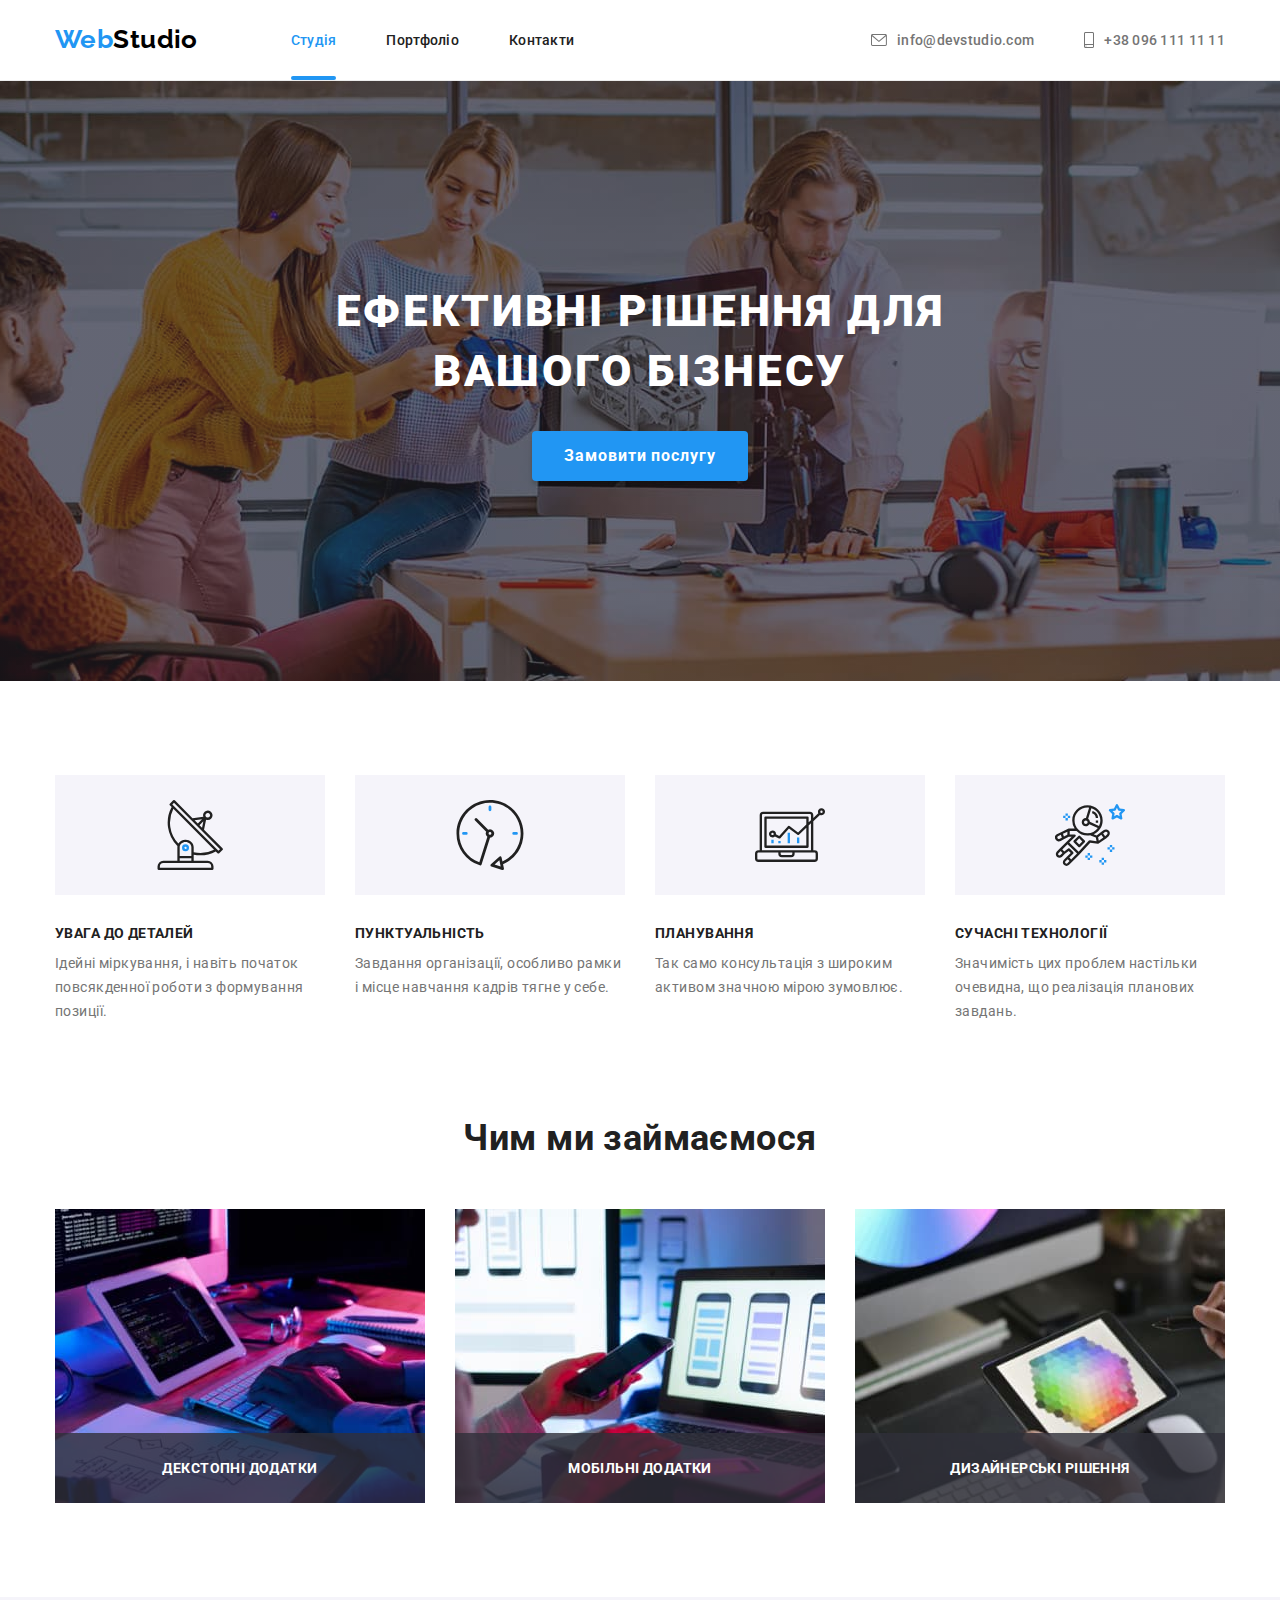
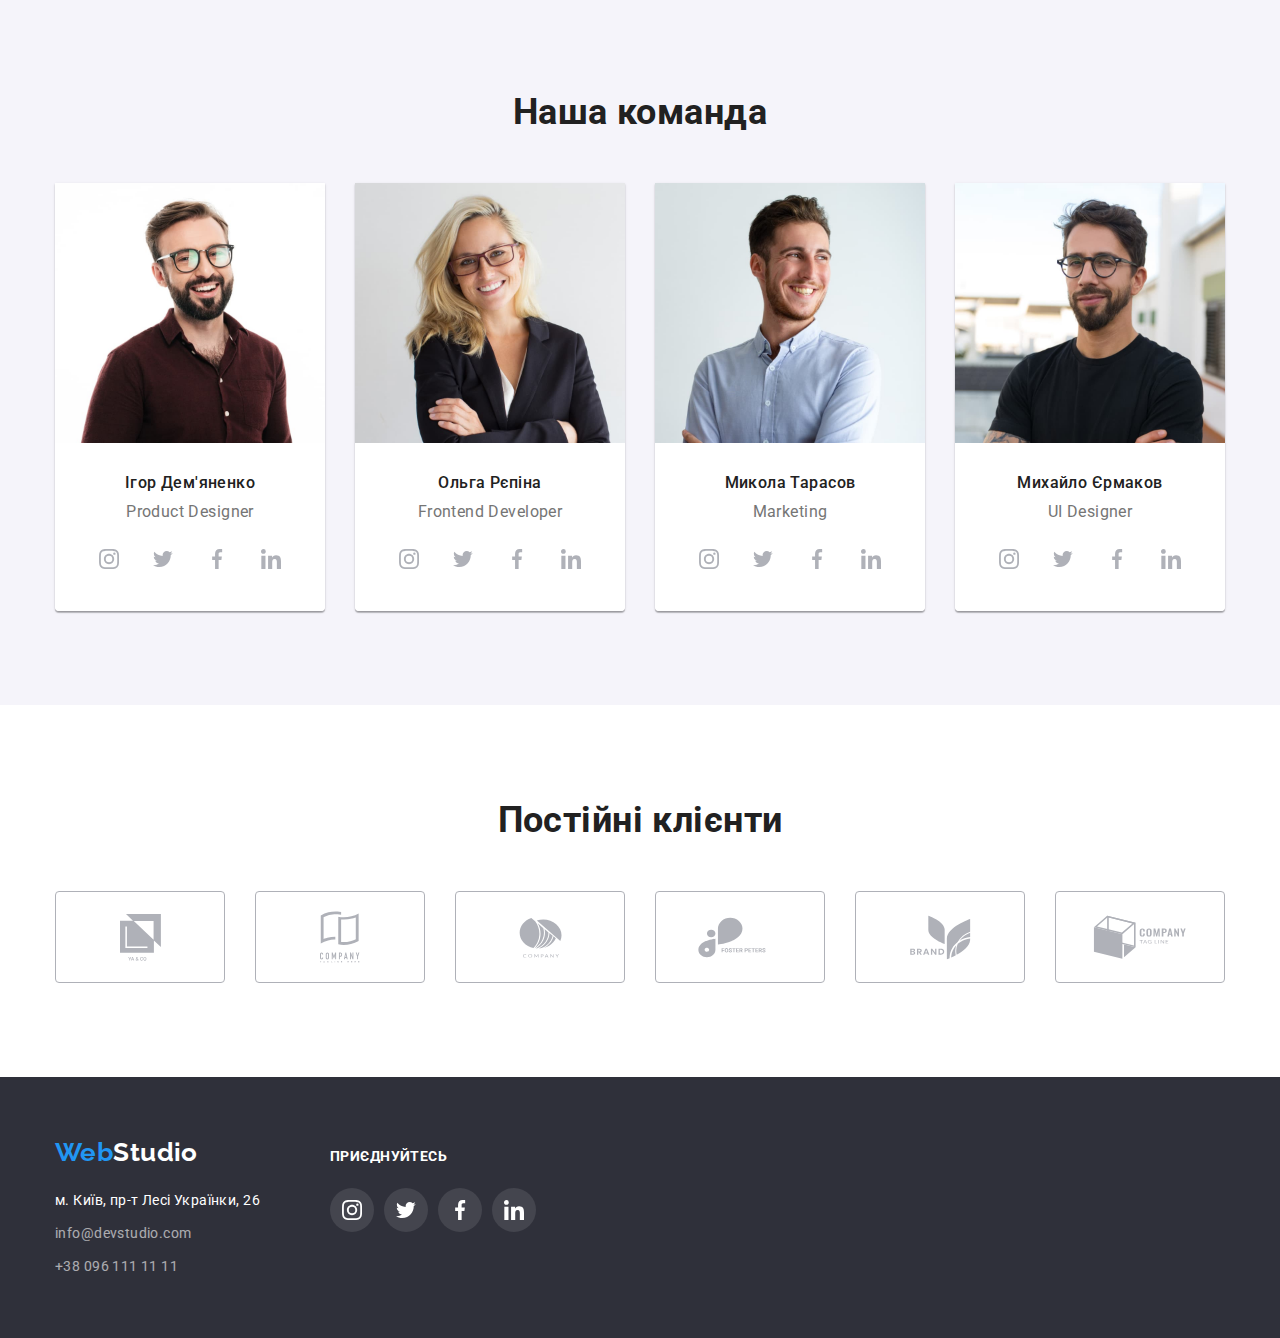
<file: index.html>
<!DOCTYPE html>
<html lang="uk">
  <head>
    <meta charset="UTF-8" />
    <meta http-equiv="X-UA-Compatible" content="IE=edge" />
    <meta name="viewport" content="width=device-width, initial-scale=1.0" />
    <title>WebStudio</title>
    <link
      rel="stylesheet"
      href="https://cdnjs.cloudflare.com/ajax/libs/modern-normalize/1.0.0/modern-normalize.min.css"
    />
    <link rel="stylesheet" href="./css/style.css" />
    <link rel="preconnect" href="https://fonts.googleapis.com" />
    <link rel="preconnect" href="https://fonts.gstatic.com" crossorigin />
    <link
      href="https://fonts.googleapis.com/css2?family=Raleway:wght@700&family=Roboto:wght@400;500;700;900&display=swap"
      rel="stylesheet"
    />
  </head>
  <body>
    <header class="header">
      <div class="conteiner header-flex">
        <a href="./index.html" class="header-logo logo"> <span class="accent">Web</span>Studio</a>
        <nav class="header-navigation">
          <ul class="header-navigation-list">
            <li class="header-navigation-item">
              <a href="./index.html" class="header-navigation-link hover-accent active">Студія</a>
            </li>
            <li class="header-navigation-item">
              <a href="./portfolio.html" class="header-navigation-link hover-accent">Портфоліо</a>
            </li>
            <li class="header-navigation-item">
              <a href="" class="header-navigation-link hover-accent">Контакти</a>
            </li>
          </ul>
        </nav>
        <ul class="header-contact">
          <li class="header-contact-email">
            <a
              href="mailto:info@devstudio.com"
              class="header-contact-link hover-accent link-inherit"
            >
              <svg class="header-contact-email-icon" width="16" height="12">
                <use href="./images/icons.svg#icon-envelope"></use>
              </svg>
              info@devstudio.com</a
            >
          </li>
          <li class="header-contact-tel">
            <a href="tel:+380961111111" class="header-contact-link hover-accent link-inherit">
              <svg class="header-contact-tel-icon" width="10" height="16">
                <use href="./images/icons.svg#icon-smartphone"></use>
              </svg>
              +38 096 111 11 11</a
            >
          </li>
        </ul>
      </div>
    </header>
    <main class="main">
      <section class="hero section">
        <div class="conteiner">
          <h1 class="hero-title">Ефективні рішення для вашого бізнесу</h1>
          <button type="button" class="hero-btn" data-modal-open>Замовити послугу</button>
        </div>
      </section>
      <section class="benefits section">
        <div class="conteiner">
          <h2 class="section-title visually-hidden">Наші переваги</h2>
          <ul class="benefits-list">
            <li class="benefits-item">
              <div class="benefits-img">
                <svg class="benefits-img-vector" width="70" height="70">
                  <use href="./images/icons.svg#icon-antenna"></use>
                </svg>
              </div>
              <h3 class="benefits-subtitle">Увага до деталей</h3>
              <p class="benefits-text">
                Ідейні міркування, і навіть початок повсякденної роботи з формування позиції.
              </p>
            </li>
            <li class="benefits-item">
              <div class="benefits-img">
                <svg class="benefits-img-vector" width="70" height="70">
                  <use href="./images/icons.svg#icon-clock"></use>
                </svg>
              </div>
              <div class="benefits-content">
                <h3 class="benefits-subtitle">Пунктуальність</h3>
                <p class="benefits-text">
                  Завдання організації, особливо рамки і місце навчання кадрів тягне у себе.
                </p>
              </div>
            </li>
            <li class="benefits-item">
              <div class="benefits-img">
                <svg class="benefits-img-vector" width="70" height="70">
                  <use href="./images/icons.svg#icon-diagram"></use>
                </svg>
              </div>
              <div class="benefits-content">
                <h3 class="benefits-subtitle">Планування</h3>
                <p class="benefits-text">
                  Так само консультація з широким активом значною мірою зумовлює.
                </p>
              </div>
            </li>
            <li class="benefits-item">
              <div class="benefits-img">
                <svg class="benefits-img-vector" width="70" height="70">
                  <use href="./images/icons.svg#icon-astronaut"></use>
                </svg>
              </div>
              <h3 class="benefits-subtitle">Сучасні технології</h3>
              <p class="benefits-text">
                Значимість цих проблем настільки очевидна, що реалізація планових завдань.
              </p>
            </li>
          </ul>
        </div>
      </section>
      <section class="works section">
        <div class="conteiner">
          <h2 class="section-title">Чим ми займаємося</h2>
          <ul class="works-list">
            <li class="works-item">
              <img
                class="works-img"
                src="./images/works-1.jpg"
                alt="Декстопні додатки"
                width="370"
                height="294"
              />
              <p class="works-item-label">Декстопні додатки</p>
            </li>
            <li class="works-item">
              <img
                class="works-img"
                src="./images/works-2.jpg"
                alt="Мобільні додатки"
                width="370"
                height="294"
              />
              <p class="works-item-label">Мобільні додатки</p>
            </li>
            <li class="works-item">
              <img
                class="works-img"
                src="./images/works-3.jpg"
                alt="Дизайнерські рішення"
                width="370"
                height="294"
              />
              <p class="works-item-label">Дизайнерські рішення</p>
            </li>
          </ul>
        </div>
      </section>
      <section class="team section">
        <div class="conteiner">
          <h2 class="section-title">Наша команда</h2>
          <ul class="team-list">
            <li class="team-item">
              <img
                class="team-img"
                src="./images/igor.jpg"
                alt="Дизайнер проектів"
                width="270"
                height="260"
              />
              <div class="team-text">
                <h3 class="team-subtitle">Ігор Дем'яненко</h3>
                <p lang="en" class="team-description">Product Designer</p>
                <ul class="team-links">
                  <li class="team-link">
                    <a
                      href="https://www.instagram.com/"
                      class="link-inherit"
                      target="_blank"
                      rel="noopener nofollow noreferrer"
                    >
                      <svg class="team-link-vector" width="20" height="20">
                        <use href="./images/icons.svg#icon-instagram"></use>
                      </svg>
                    </a>
                  </li>
                  <li class="team-link">
                    <a
                      href="https://twitter.com/"
                      class="link-inherit"
                      target="_blank"
                      rel="noopener nofollow noreferrer"
                    >
                      <svg class="team-link-vector" width="20" height="20">
                        <use href="./images/icons.svg#icon-twitter"></use>
                      </svg>
                    </a>
                  </li>
                  <li class="team-link">
                    <a
                      href="https://www.facebook.com/"
                      class="link-inherit"
                      target="_blank"
                      rel="noopener nofollow noreferrer"
                    >
                      <svg class="team-link-vector" width="20" height="20">
                        <use href="./images/icons.svg#icon-facebook"></use>
                      </svg>
                    </a>
                  </li>
                  <li class="team-link">
                    <a
                      href="https://www.linkedin.com/"
                      class="link-inherit"
                      target="_blank"
                      rel="noopener nofollow noreferrer"
                    >
                      <svg class="team-link-vector" width="20" height="20">
                        <use href="./images/icons.svg#icon-linkedin"></use>
                      </svg>
                    </a>
                  </li>
                </ul>
              </div>
            </li>
            <li class="team-item">
              <img
                class="team-img"
                src="./images/olga.jpg"
                alt="Фронтенд розробник"
                width="270"
                height="260"
              />
              <div class="team-text">
                <h3 class="team-subtitle">Ольга Рєпіна</h3>
                <p lang="en" class="team-description">Frontend Developer</p>

                <ul class="team-links">
                  <li class="team-link">
                    <a
                      href="https://www.instagram.com/"
                      class="link-inherit"
                      target="_blank"
                      rel="noopener nofollow noreferrer"
                    >
                      <svg class="team-link-vector" width="20" height="20">
                        <use href="./images/icons.svg#icon-instagram"></use>
                      </svg>
                    </a>
                  </li>
                  <li class="team-link">
                    <a
                      href="https://twitter.com/"
                      class="link-inherit"
                      target="_blank"
                      rel="noopener nofollow noreferrer"
                    >
                      <svg class="team-link-vector" width="20" height="20">
                        <use href="./images/icons.svg#icon-twitter"></use>
                      </svg>
                    </a>
                  </li>
                  <li class="team-link">
                    <a
                      href="https://www.facebook.com/"
                      class="link-inherit"
                      target="_blank"
                      rel="noopener nofollow noreferrer"
                    >
                      <svg class="team-link-vector" width="20" height="20">
                        <use href="./images/icons.svg#icon-facebook"></use>
                      </svg>
                    </a>
                  </li>
                  <li class="team-link">
                    <a
                      href="https://www.linkedin.com/"
                      class="link-inherit"
                      target="_blank"
                      rel="noopener nofollow noreferrer"
                    >
                      <svg class="team-link-vector" width="20" height="20">
                        <use href="./images/icons.svg#icon-linkedin"></use>
                      </svg>
                    </a>
                  </li>
                </ul>
              </div>
            </li>
            <li class="team-item">
              <img
                class="team-img"
                src="./images/mykola.jpg"
                alt="Маркетинг"
                width="270"
                height="260"
              />
              <div class="team-text">
                <h3 class="team-subtitle">Микола Тарасов</h3>
                <p lang="en" class="team-description">Marketing</p>
                <ul class="team-links">
                  <li class="team-link">
                    <a
                      href="https://www.instagram.com/"
                      class="link-inherit"
                      target="_blank"
                      rel="noopener nofollow noreferrer"
                    >
                      <svg class="team-link-vector" width="20" height="20">
                        <use href="./images/icons.svg#icon-instagram"></use>
                      </svg>
                    </a>
                  </li>
                  <li class="team-link">
                    <a
                      href="https://twitter.com/"
                      class="link-inherit"
                      target="_blank"
                      rel="noopener nofollow noreferrer"
                    >
                      <svg class="team-link-vector" width="20" height="20">
                        <use href="./images/icons.svg#icon-twitter"></use>
                      </svg>
                    </a>
                  </li>
                  <li class="team-link">
                    <a
                      href="https://www.facebook.com/"
                      class="link-inherit"
                      target="_blank"
                      rel="noopener nofollow noreferrer"
                    >
                      <svg class="team-link-vector" width="20" height="20">
                        <use href="./images/icons.svg#icon-facebook"></use>
                      </svg>
                    </a>
                  </li>
                  <li class="team-link">
                    <a
                      href="https://www.linkedin.com/"
                      class="link-inherit"
                      target="_blank"
                      rel="noopener nofollow noreferrer"
                    >
                      <svg class="team-link-vector" width="20" height="20">
                        <use href="./images/icons.svg#icon-linkedin"></use>
                      </svg>
                    </a>
                  </li>
                </ul>
              </div>
            </li>
            <li class="team-item">
              <img
                class="team-img"
                src="./images/myhaylo.jpg"
                alt="ІЕ Дизайнер"
                width="270"
                height="260"
              />
              <div class="team-text">
                <h3 class="team-subtitle">Михайло Єрмаков</h3>
                <p lang="en" class="team-description">UI Designer</p>
                <ul class="team-links">
                  <li class="team-link">
                    <a
                      href="https://www.instagram.com/"
                      class="link-inherit"
                      target="_blank"
                      rel="noopener nofollow noreferrer"
                    >
                      <svg class="team-link-vector" width="20" height="20">
                        <use href="./images/icons.svg#icon-instagram"></use>
                      </svg>
                    </a>
                  </li>
                  <li class="team-link">
                    <a
                      href="https://twitter.com/"
                      class="link-inherit"
                      target="_blank"
                      rel="noopener nofollow noreferrer"
                    >
                      <svg class="team-link-vector" width="20" height="20">
                        <use href="./images/icons.svg#icon-twitter"></use>
                      </svg>
                    </a>
                  </li>
                  <li class="team-link">
                    <a
                      href="https://www.facebook.com/"
                      class="link-inherit"
                      target="_blank"
                      rel="noopener nofollow noreferrer"
                    >
                      <svg class="team-link-vector" width="20" height="20">
                        <use href="./images/icons.svg#icon-facebook"></use>
                      </svg>
                    </a>
                  </li>
                  <li class="team-link">
                    <a
                      href="https://www.linkedin.com/"
                      class="link-inherit"
                      target="_blank"
                      rel="noopener nofollow noreferrer"
                    >
                      <svg class="team-link-vector" width="20" height="20">
                        <use href="./images/icons.svg#icon-linkedin"></use>
                      </svg>
                    </a>
                  </li>
                </ul>
              </div>
            </li>
          </ul>
        </div>
      </section>
      <section class="clients section">
        <div class="conteiner">
          <h2 class="section-title">Постійні клієнти</h2>
          <ul class="clients-list">
            <li class="clients-item">
              <a href="#" class="link-inherit">
                <svg class="clients-item-vector" width="41" height="47">
                  <use href="./images/icons.svg#icon-yaco"></use>
                </svg>
              </a>
            </li>
            <li class="clients-item">
              <a href="#" class="link-inherit">
                <svg class="clients-item-vector" width="40" height="52">
                  <use href="./images/icons.svg#icon-company-tag"></use>
                </svg>
              </a>
            </li>
            <li class="clients-item">
              <a href="#" class="link-inherit">
                <svg class="clients-item-vector" width="43" height="41">
                  <use href="./images/icons.svg#icon-company"></use>
                </svg>
              </a>
            </li>
            <li class="clients-item">
              <a href="#" class="link-inherit">
                <svg class="clients-item-vector" width="84" height="41">
                  <use href="./images/icons.svg#icon-foster"></use>
                </svg>
              </a>
            </li>
            <li class="clients-item">
              <a href="#" class="link-inherit">
                <svg class="clients-item-vector" width="63" height="45">
                  <use href="./images/icons.svg#icon-brand"></use>
                </svg>
              </a>
            </li>
            <li class="clients-item">
              <a href="#" class="link-inherit">
                <svg class="clients-item-vector" width="94" height="44">
                  <use href="./images/icons.svg#icon-company-tag-line"></use>
                </svg>
              </a>
            </li>
          </ul>
        </div>
      </section>
      <div class="modal-page is-hidden" data-modal>
        <div class="modal-form">
          <button type="button" class="modal-btn" data-modal-close>
            <svg class="modal-close-btn" width="18" height="18">
              <use href="./images/icons.svg#icon-close-modal"></use>
            </svg>
          </button>
        </div>
      </div>
    </main>
    <footer class="footer">
      <div class="conteiner">
        <div class="footer-wrap">
          <div class="footer-address-wrap">
            <a class="footer-logo logo" href="./index.html">
              <p><span class="accent">Web</span>Studio</p></a
            >
            <address>
              <ul class="footer-contact">
                <li class="footer-contact-address">
                  <a
                    href="https://www.google.com.ua/maps/place/%D0%B1%D1%83%D0%BB.+%D0%9B%D0%B5%D1%81%D0%B8+%D0%A3%D0%BA%D1%80%D0%B0%D0%B8%D0%BD%D0%BA%D0%B8,+26,+%D0%9A%D0%B8%D0%B5%D0%B2,+02000/@50.4265841,30.5361971,17z/data=!3m1!4b1!4m5!3m4!1s0x40d4cf0e033ecbe9:0x57a4dffefec77da0!8m2!3d50.4265807!4d30.5383858?hl=uk"
                    target="_blank"
                    rel="noopener nofollow noreferrer"
                    class="footer-contact-link link-inherit"
                  >
                    м. Київ, пр-т Лесі Українки, 26
                  </a>
                </li>
                <li class="footer-contact-email">
                  <a
                    href="mailto:info@devstudio.com"
                    class="footer-contact-link hover-accent link-inherit"
                    >info@devstudio.com</a
                  >
                </li>
                <li class="footer-contact-tel">
                  <a href="tel:+380961111111" class="footer-contact-link hover-accent link-inherit"
                    >+38 096 111 11 11
                  </a>
                </li>
              </ul>
            </address>
          </div>
          <div class="footer-link-wrap">
            <strong class="footer-link-text">Приєднуйтесь</strong>
            <ul class="footer-links">
              <li class="footer-link">
                <a
                  href="https://www.instagram.com/"
                  class="link-inherit"
                  target="_blank"
                  rel="noopener nofollow noreferrer"
                >
                  <svg class="footer-link-vector" width="20" height="20">
                    <use href="./images/icons.svg#icon-instagram"></use>
                  </svg>
                </a>
              </li>
              <li class="footer-link">
                <a
                  href="https://twitter.com/"
                  class="link-inherit"
                  target="_blank"
                  rel="noopener nofollow noreferrer"
                >
                  <svg class="footer-link-vector" width="20" height="20">
                    <use href="./images/icons.svg#icon-twitter"></use>
                  </svg>
                </a>
              </li>
              <li class="footer-link">
                <a
                  href="https://www.facebook.com/"
                  class="link-inherit"
                  target="_blank"
                  rel="noopener nofollow noreferrer"
                >
                  <svg class="footer-link-vector" width="20" height="20">
                    <use href="./images/icons.svg#icon-facebook"></use>
                  </svg>
                </a>
              </li>
              <li class="footer-link">
                <a
                  href="https://www.linkedin.com/"
                  class="link-inherit"
                  target="_blank"
                  rel="noopener nofollow noreferrer"
                >
                  <svg class="team-link-vector" width="20" height="20">
                    <use href="./images/icons.svg#icon-linkedin"></use>
                  </svg>
                </a>
              </li>
            </ul>
          </div>
        </div>
      </div>
    </footer>
    <script src="./js/modal.js"></script>
  </body>
</html>
</file>
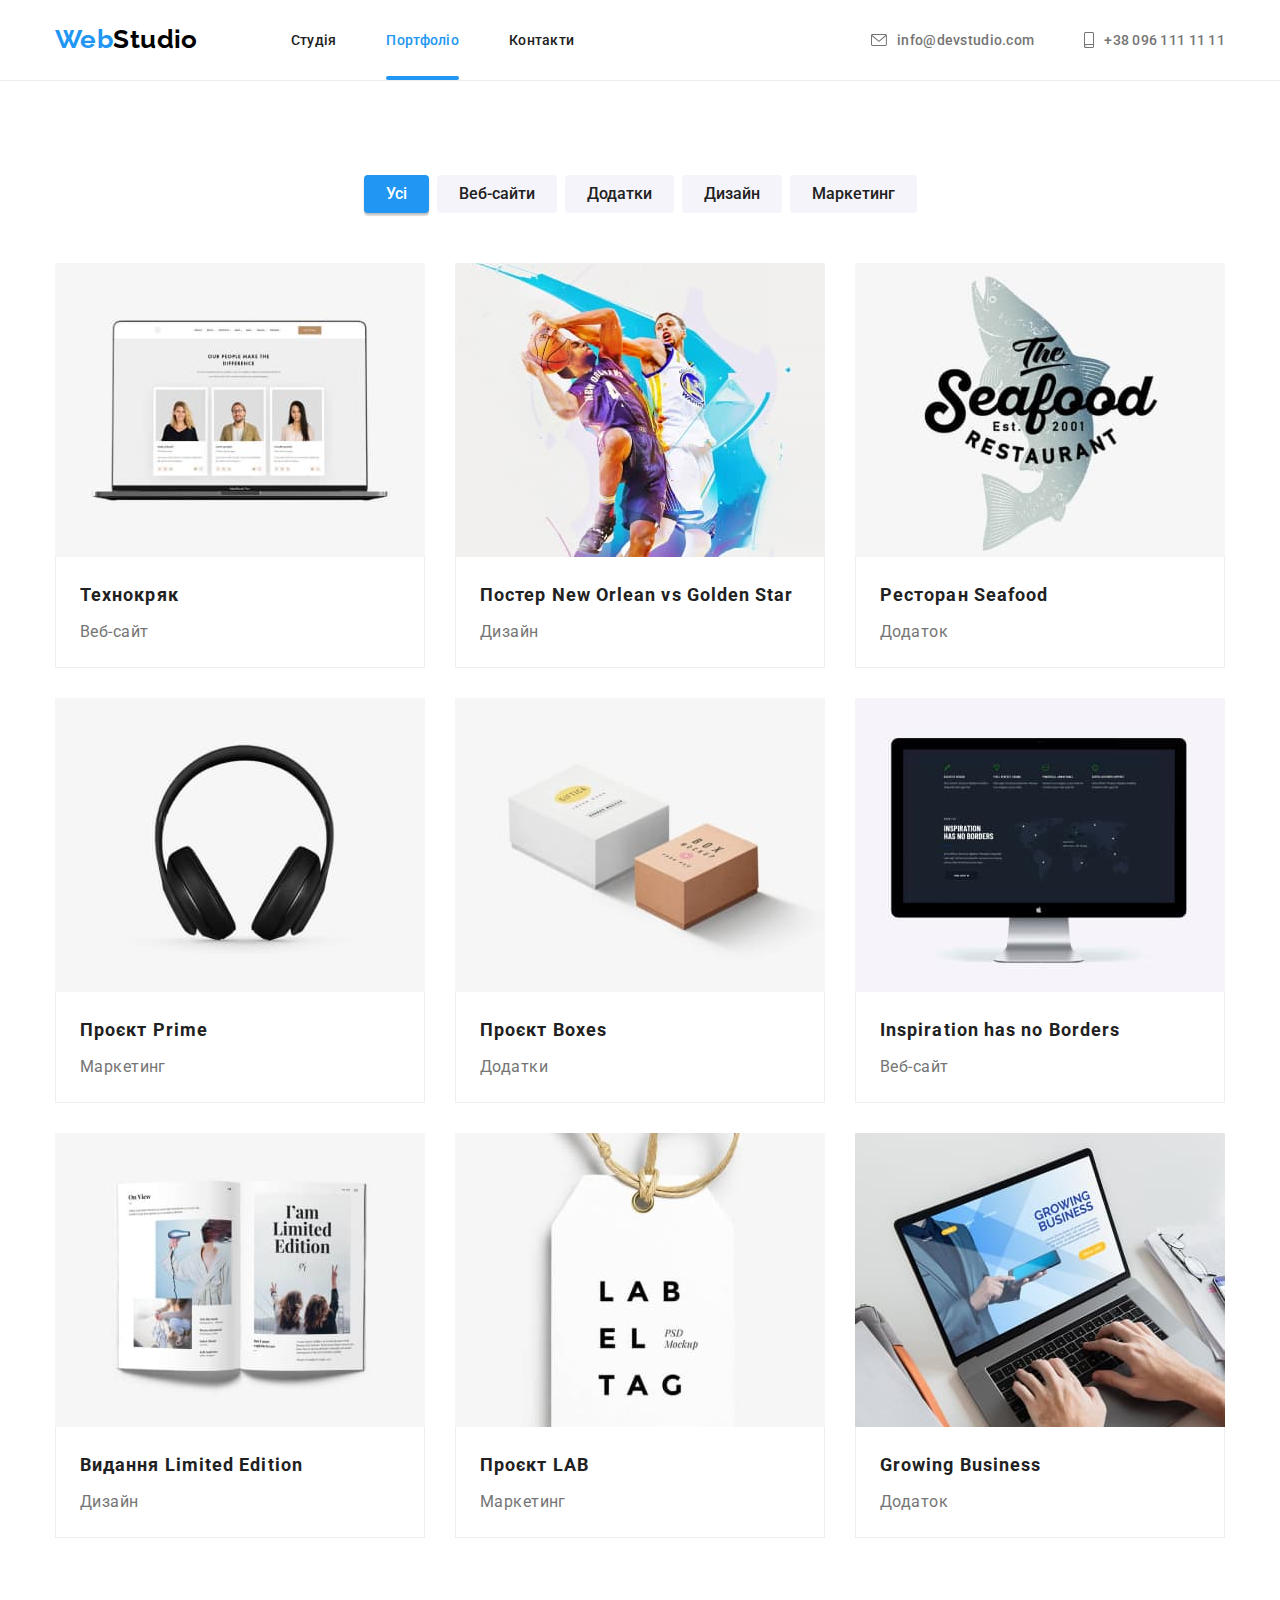
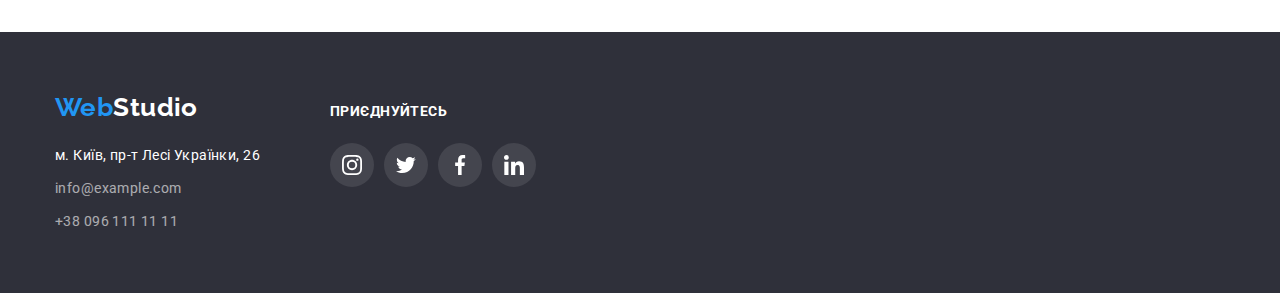
<file: portfolio.html>
<!DOCTYPE html>
<html lang="uk">
  <head>
    <meta charset="UTF-8" />
    <meta http-equiv="X-UA-Compatible" content="IE=edge" />
    <meta name="viewport" content="width=device-width, initial-scale=1.0" />
    <title>WebStudio</title>
    <link
      rel="stylesheet"
      href="https://cdnjs.cloudflare.com/ajax/libs/modern-normalize/1.0.0/modern-normalize.min.css"
    />
    <link rel="stylesheet" href="./css/style.css" />
    <link rel="preconnect" href="https://fonts.googleapis.com" />
    <link rel="preconnect" href="https://fonts.gstatic.com" crossorigin />
    <link
      href="https://fonts.googleapis.com/css2?family=Raleway:wght@700&family=Roboto:wght@400;500;700;900&display=swap"
      rel="stylesheet"
    />
  </head>
  <body>
    <header class="header">
      <div class="conteiner header-flex">
        <a href="./index.html" class="header-logo logo"> <span class="accent">Web</span>Studio</a>
        <nav class="header-navigation">
          <ul class="header-navigation-list">
            <li class="header-navigation-item">
              <a href="./index.html" class="header-navigation-link hover-accent">Студія</a>
            </li>
            <li class="header-navigation-item">
              <a href="./portfolio.html" class="header-navigation-link hover-accent active"
                >Портфоліо</a
              >
            </li>
            <li class="header-navigation-item">
              <a href="" class="header-navigation-link hover-accent">Контакти</a>
            </li>
          </ul>
        </nav>
        <ul class="header-contact">
          <li class="header-contact-email">
            <a
              href="mailto:info@devstudio.com"
              class="header-contact-link hover-accent link-inherit"
            >
              <svg class="header-contact-email-icon" width="16" height="12">
                <use href="./images/icons.svg#icon-envelope"></use>
              </svg>
              info@devstudio.com</a
            >
          </li>
          <li class="header-contact-tel">
            <a href="tel:+380961111111" class="header-contact-link hover-accent link-inherit">
              <svg class="header-contact-tel-icon" width="10" height="16">
                <use href="./images/icons.svg#icon-smartphone"></use>
              </svg>
              +38 096 111 11 11</a
            >
          </li>
        </ul>
      </div>
    </header>
    <main class="main">
      <section class="portfolio section">
        <div class="conteiner">
          <h1 class="section-title visually-hidden">Портфоліо</h1>
          <ul class="portfolio-filter">
            <li class="filter-item">
              <button type="button" class="filter-btn active-btn">Усі</button>
            </li>
            <li class="filter-item">
              <button type="button" class="filter-btn">Веб-сайти</button>
            </li>
            <li class="filter-item">
              <button type="button" class="filter-btn">Додатки</button>
            </li>
            <li class="filter-item">
              <button type="button" class="filter-btn">Дизайн</button>
            </li>
            <li class="filter-item">
              <button type="button" class="filter-btn">Маркетинг</button>
            </li>
          </ul>
          <ul class="portfolio-list">
            <li class="portfolio-item">
              <a href="#" class="portfolio-link link-inherit">
                <div class="portfolio-img-wrap">
                  <img
                    class="portfolio-img"
                    src="./images/portfolio/portfolio-1.jpg"
                    alt="Ноутбук"
                    width="370"
                    height="294"
                  />
                  <div class="portfolio-img-overlay">
                    <p>
                      Ресурс пропонує комплексні пропозиції з різним рівнем функціоналу та сервісів.
                      Все це дозволить відвідувачу отримати вичерпні відомості про компанію чи
                      приватну особу.
                    </p>
                  </div>
                </div>
                <div class="portfolio-text">
                  <h2 class="portfolio-list-title">Технокряк</h2>
                  <p class="portfolio-category">Веб-сайт</p>
                </div>
              </a>
            </li>
            <li class="portfolio-item">
              <a href="#" class="portfolio-link link-inherit">
                <div class="portfolio-img-wrap">
                  <img
                    class="portfolio-img"
                    src="./images/portfolio/portfolio-2.jpg"
                    alt="Баскетболісти"
                    width="370"
                    height="294"
                  />
                  <div class="portfolio-img-overlay">
                    <p>
                      Ресурс пропонує комплексні пропозиції з різним рівнем функціоналу та сервісів.
                      Все це дозволить відвідувачу отримати вичерпні відомості про компанію чи
                      приватну особу.
                    </p>
                  </div>
                </div>
                <div class="portfolio-text">
                  <h2 class="portfolio-list-title">
                    Постер <span lang="en">New Orlean vs Golden Star</span>
                  </h2>
                  <p class="portfolio-category">Дизайн</p>
                </div>
              </a>
            </li>
            <li class="portfolio-item">
              <a href="#" class="portfolio-link link-inherit">
                <div class="portfolio-img-wrap">
                  <img
                    class="portfolio-img"
                    src="./images/portfolio/portfolio-3.jpg"
                    alt="Лого на фоні риби"
                    width="370"
                    height="294"
                  />
                  <div class="portfolio-img-overlay">
                    <p>
                      Ресурс пропонує комплексні пропозиції з різним рівнем функціоналу та сервісів.
                      Все це дозволить відвідувачу отримати вичерпні відомості про компанію чи
                      приватну особу.
                    </p>
                  </div>
                </div>
                <div class="portfolio-text">
                  <h2 class="portfolio-list-title">Ресторан <span lang="en">Seafood</span></h2>
                  <p class="portfolio-category">Додаток</p>
                </div>
              </a>
            </li>
            <li class="portfolio-item">
              <a href="#" class="portfolio-link link-inherit">
                <div class="portfolio-img-wrap">
                  <img
                    class="portfolio-img"
                    src="./images/portfolio/portfolio-4.jpg"
                    alt="Навушники"
                    width="370"
                    height="294"
                  />
                  <div class="portfolio-img-overlay">
                    <p>
                      Ресурс пропонує комплексні пропозиції з різним рівнем функціоналу та сервісів.
                      Все це дозволить відвідувачу отримати вичерпні відомості про компанію чи
                      приватну особу.
                    </p>
                  </div>
                </div>
                <div class="portfolio-text">
                  <h2 class="portfolio-list-title">Проєкт <span lang="en">Prime</span></h2>
                  <p class="portfolio-category">Маркетинг</p>
                </div>
              </a>
            </li>
            <li class="portfolio-item">
              <a href="#" class="portfolio-link link-inherit">
                <div class="portfolio-img-wrap">
                  <img
                    class="portfolio-img"
                    src="./images/portfolio/portfolio-5.jpg"
                    alt="Коробки"
                    width="370"
                    height="294"
                  />
                  <div class="portfolio-img-overlay">
                    <p>
                      Ресурс пропонує комплексні пропозиції з різним рівнем функціоналу та сервісів.
                      Все це дозволить відвідувачу отримати вичерпні відомості про компанію чи
                      приватну особу.
                    </p>
                  </div>
                </div>
                <div class="portfolio-text">
                  <h2 class="portfolio-list-title">Проєкт <span lang="en">Boxes</span></h2>
                  <p class="portfolio-category">Додатки</p>
                </div>
              </a>
            </li>
            <li class="portfolio-item">
              <a href="#" class="portfolio-link link-inherit">
                <div class="portfolio-img-wrap">
                  <img
                    class="portfolio-img"
                    src="./images/portfolio/portfolio-6.jpg"
                    alt="Монітор"
                    width="370"
                    height="294"
                  />
                  <div class="portfolio-img-overlay">
                    <p>
                      Ресурс пропонує комплексні пропозиції з різним рівнем функціоналу та сервісів.
                      Все це дозволить відвідувачу отримати вичерпні відомості про компанію чи
                      приватну особу.
                    </p>
                  </div>
                </div>
                <div class="portfolio-text">
                  <h2 class="portfolio-list-title" lang="en">Inspiration has no Borders</h2>
                  <p class="portfolio-category">Веб-сайт</p>
                </div>
              </a>
            </li>
            <li class="portfolio-item">
              <a href="#" class="portfolio-link link-inherit">
                <div class="portfolio-img-wrap">
                  <img
                    class="portfolio-img"
                    src="./images/portfolio/portfolio-7.jpg"
                    alt="Журнал"
                    width="370"
                    height="294"
                  />
                  <div class="portfolio-img-overlay">
                    <p>
                      Ресурс пропонує комплексні пропозиції з різним рівнем функціоналу та сервісів.
                      Все це дозволить відвідувачу отримати вичерпні відомості про компанію чи
                      приватну особу.
                    </p>
                  </div>
                </div>
                <div class="portfolio-text">
                  <h2 class="portfolio-list-title">
                    Видання <span lang="en">Limited Edition</span>
                  </h2>
                  <p class="portfolio-category">Дизайн</p>
                </div>
              </a>
            </li>
            <li class="portfolio-item">
              <a href="#" class="portfolio-link link-inherit">
                <div class="portfolio-img-wrap">
                  <img
                    class="portfolio-img"
                    src="./images/portfolio/portfolio-8.jpg"
                    alt="Бірка"
                    width="370"
                    height="294"
                  />
                  <div class="portfolio-img-overlay">
                    <p>
                      Ресурс пропонує комплексні пропозиції з різним рівнем функціоналу та сервісів.
                      Все це дозволить відвідувачу отримати вичерпні відомості про компанію чи
                      приватну особу.
                    </p>
                  </div>
                </div>
                <div class="portfolio-text">
                  <h2 class="portfolio-list-title">Проєкт <span lang="en">LAB</span></h2>
                  <p class="portfolio-category">Маркетинг</p>
                </div>
              </a>
            </li>
            <li class="portfolio-item">
              <a href="#" class="portfolio-link link-inherit">
                <div class="portfolio-img-wrap">
                  <img
                    class="portfolio-img"
                    src="./images/portfolio/portfolio-9.jpg"
                    alt="Людина за ноутбуком"
                    width="370"
                    height="294"
                  />
                  <div class="portfolio-img-overlay">
                    <p>
                      Ресурс пропонує комплексні пропозиції з різним рівнем функціоналу та сервісів.
                      Все це дозволить відвідувачу отримати вичерпні відомості про компанію чи
                      приватну особу.
                    </p>
                  </div>
                </div>
                <div class="portfolio-text">
                  <h2 class="portfolio-list-title" lang="en">Growing Business</h2>
                  <p class="portfolio-category">Додаток</p>
                </div>
              </a>
            </li>
          </ul>
        </div>
      </section>
    </main>
    <footer class="footer">
      <div class="conteiner">
        <div class="footer-wrap">
          <div class="footer-address-wrap">
            <a class="footer-logo logo" href="./index.html">
              <p><span class="accent">Web</span>Studio</p></a
            >
            <address>
              <ul class="footer-contact">
                <li class="footer-contact-address">
                  <a
                    href="https://www.google.com.ua/maps/place/%D0%B1%D1%83%D0%BB.+%D0%9B%D0%B5%D1%81%D0%B8+%D0%A3%D0%BA%D1%80%D0%B0%D0%B8%D0%BD%D0%BA%D0%B8,+26,+%D0%9A%D0%B8%D0%B5%D0%B2,+02000/@50.4265841,30.5361971,17z/data=!3m1!4b1!4m5!3m4!1s0x40d4cf0e033ecbe9:0x57a4dffefec77da0!8m2!3d50.4265807!4d30.5383858?hl=uk"
                    target="_blank"
                    rel="noopener nofollow noreferrer"
                    class="footer-contact-link link-inherit"
                  >
                    м. Київ, пр-т Лесі Українки, 26
                  </a>
                </li>
                <li class="footer-contact-email">
                  <a
                    href="mailto:info@example.com"
                    class="footer-contact-link hover-accent link-inherit"
                    >info@example.com</a
                  >
                </li>
                <li class="footer-contact-tel">
                  <a href="tel:+380961111111" class="footer-contact-link hover-accent link-inherit"
                    >+38 096 111 11 11
                  </a>
                </li>
              </ul>
            </address>
          </div>
          <div class="footer-link-wrap">
            <strong class="footer-link-text">Приєднуйтесь</strong>
            <ul class="footer-links">
              <li class="footer-link">
                <a
                  href="https://www.instagram.com/"
                  class="link-inherit"
                  target="_blank"
                  rel="noopener nofollow noreferrer"
                >
                  <svg class="footer-link-vector" width="20" height="20">
                    <use href="./images/icons.svg#icon-instagram"></use>
                  </svg>
                </a>
              </li>
              <li class="footer-link">
                <a
                  href="https://twitter.com/"
                  class="link-inherit"
                  target="_blank"
                  rel="noopener nofollow noreferrer"
                >
                  <svg class="footer-link-vector" width="20" height="20">
                    <use href="./images/icons.svg#icon-twitter"></use>
                  </svg>
                </a>
              </li>
              <li class="footer-link">
                <a
                  href="https://www.facebook.com/"
                  class="link-inherit"
                  target="_blank"
                  rel="noopener nofollow noreferrer"
                >
                  <svg class="footer-link-vector" width="20" height="20">
                    <use href="./images/icons.svg#icon-facebook"></use>
                  </svg>
                </a>
              </li>
              <li class="footer-link">
                <a
                  href="https://www.linkedin.com/"
                  class="link-inherit"
                  target="_blank"
                  rel="noopener nofollow noreferrer"
                >
                  <svg class="team-link-vector" width="20" height="20">
                    <use href="./images/icons.svg#icon-linkedin"></use>
                  </svg>
                </a>
              </li>
            </ul>
          </div>
        </div>
      </div>
    </footer>
  </body>
</html>
</file>
<file: css/style.css>
/* Скидання базових стилей */
h3 {
  font-size: inherit;
}
h1,
h2,
h3,
p,
ul,
li {
  margin: 0;
  padding: 0;
}
a,
a:visited,
a:hover {
  text-decoration: none;
}

ul li {
  list-style: none;
}

input,
button,
textarea {
  font-family: inherit;
  font-size: inherit;
  border: none;
  outline: none;
  background: inherit;
}
a:focus,
a:active {
  outline: none;
}
address {
  font-style: normal;
}
button {
  cursor: pointer;
}

/* Змінні */
:root {
  --color-accent: #2196f3;
  --color-bold: #212121;
  --color-main: #757575;

  --color-icon: #afb1b8;

  --color-black: #000000;
  --color-white: #ffffff;

  --color-bgr-grey: #f5f4fa;
  --color-bgr-lhgt-grey: #f5f5f5;
  --color-bgr-dark: #2f303a;

  --basic-cubic: cubic-bezier(0.4, 0, 0.2, 1);
}

/*Службові теги*/
.accent {
  color: var(--color-accent);
}
.link-inherit {
  color: inherit;
}
.visually-hidden {
  position: absolute;
  white-space: nowrap;
  width: 1px;
  height: 1px;
  overflow: hidden;
  border: 0;
  padding: 0;
  clip: rect(0 0 0 0);
  clip-path: inset(50%);
  margin: -1px;
}

.is-hidden {
  opacity: 0;
  visibility: hidden;
  pointer-events: none;
}

/* Загальні класи */
body {
  font-family: 'Roboto', sans-serif;
  font-size: 14px;
  line-height: calc(24 / 14);
  letter-spacing: 0.03em;
  color: var(--color-main);
  background-color: var(--color-white);
}

.logo {
  font-family: 'Raleway', sans-serif;
  font-weight: 700;
  font-size: 26px;
  line-height: calc(31 / 26);
}

.hover-accent {
  transition: color 250ms var(--basic-cubic);
}

.hover-accent:hover,
.hover-accent:focus {
  color: var(--color-accent);
}

.section-title {
  margin-bottom: 50px;

  font-size: 36px;
  line-height: calc(42 / 36);
  text-align: center;
  color: var(--color-bold);
}

.conteiner {
  margin: 0 auto;
  padding: 0 15px;
  width: 1200px;
}

/* Header */

.header {
  border-bottom: 1px solid #ececec;
}
.header-flex {
  display: flex;
  align-items: center;
}
.header-navigation-list {
  display: flex;
}

.header-logo {
  margin-right: 93px;
  padding-top: 24px;
  padding-bottom: 25px;
  color: var(--color-black);
}

.header-navigation-link {
  position: relative;
  display: inline-block;
  padding-top: 32px;
  padding-bottom: 32px;

  line-height: calc(16 / 14);
  font-weight: 500;
  letter-spacing: 0.02em;
  color: var(--color-bold);
}
.header-navigation-link.active {
  color: var(--color-accent);
}
.header-navigation-link.active::after {
  content: '';
  position: absolute;
  bottom: 0;

  display: block;
  height: 4px;
  width: 100%;

  border-radius: 2px;
  background-color: var(--color-accent);
}

.header-navigation-item:not(:last-child),
.header-contact li:not(:last-child) {
  margin-right: 50px;
}

.header-contact {
  display: flex;
  margin-left: auto;
  line-height: calc(16 / 14);
  font-weight: 500;
  letter-spacing: 0.02em;
}
.header-contact-link {
  display: flex;
  align-items: center;
  padding-top: 32px;
  padding-bottom: 32px;
}

.header-contact-email-icon,
.header-contact-tel-icon {
  margin-right: 10px;
  fill: currentColor;
}

.team-img,
.works-img,
.portfolio-img {
  display: block;
  width: 100%;
}

.section {
  padding: 94px 0;
}
/* Hero */

.hero {
  max-width: 1600px;
  padding: 200px 0;
  margin: 0 auto;
  text-align: center;

  background-image: linear-gradient(to right, rgba(47, 48, 58, 0.4), rgba(47, 48, 58, 0.4)),
    url(../images/hero-bg.jpg);
  background-size: cover;
  background-repeat: no-repeat;
  background-position: center;
}

.hero-title {
  max-width: 696px;
  margin: 0 auto 30px;

  font-size: 44px;
  line-height: calc(60 / 44);
  font-weight: 900;
  letter-spacing: 0.06em;
  text-transform: uppercase;
  color: var(--color-white);
}

.hero-btn {
  padding: 10px 32px;

  font-weight: 700;
  font-size: 16px;
  line-height: calc(30 / 16);
  letter-spacing: 0.06em;
  color: var(--color-white);

  box-shadow: 0px 4px 4px rgba(0, 0, 0, 0.15);
  border-radius: 4px;
  background-color: var(--color-accent);
}

/* Benefits */

.benefits-list {
  display: flex;
  flex-wrap: wrap;
}
.benefits-item {
  flex-basis: calc((100% - 90px) / 4);
}
.benefits-item:not(:last-child) {
  margin-right: 30px;
}
.benefits-img {
  display: flex;
  justify-content: center;
  align-items: center;
  height: 120px;
  margin-bottom: 30px;
  background-color: var(--color-bgr-grey);
}
.benefits-subtitle {
  margin-bottom: 10px;
  line-height: calc(16 / 14);
  text-transform: uppercase;
  color: var(--color-bold);
}

/* Works */
.works.section {
  padding-top: 0;
}
.works-list {
  display: flex;
  flex-wrap: wrap;
}
.works-item {
  position: relative;
  flex-basis: calc((100% - 60px) / 3);
}
.works-item:not(:last-child) {
  margin-right: 30px;
}
.works-item-label {
  position: absolute;
  bottom: 0;

  display: block;
  width: 100%;
  padding-top: 27px;
  padding-bottom: 27px;

  font-weight: 700;
  line-height: calc(16 / 14);
  text-align: center;
  text-transform: uppercase;

  color: var(--color-white);

  background: rgba(47, 48, 58, 0.8);
}

/* Team */

.team {
  background-color: var(--color-bgr-grey);
}
.team-list {
  display: flex;
}
.team-item {
  flex-basis: calc((100% - 90px) / 4);
  box-shadow: 0px 1px 3px rgba(0, 0, 0, 0.12), 0px 1px 1px rgba(0, 0, 0, 0.14),
    0px 2px 1px rgba(0, 0, 0, 0.2);
  border-radius: 0px 0px 4px 4px;
}
.team-item:not(:last-child) {
  margin-right: 30px;
}

.team-subtitle {
  margin-bottom: 10px;

  font-size: 16px;
  line-height: calc(19 / 16);
  font-weight: 500;
  color: var(--color-bold);
}

.team-description {
  margin-bottom: 16px;
  font-size: 16px;
  line-height: calc(19 / 16);
}

.team-text {
  background-color: var(--color-white);
  padding: 30px;
  text-align: center;
  white-space: nowrap;
  border-radius: 0px 0px 4px 4px;
}

.team-links,
.footer-links {
  display: flex;
  justify-content: center;
}
.team-link,
.footer-link {
  width: 44px;
  height: 44px;
}

.team-link a,
.footer-link a {
  display: flex;
  justify-content: center;
  align-items: center;
  border-radius: 50%;

  width: 100%;
  height: 100%;

  transition: color 250ms var(--basic-cubic), background-color 250ms var(--basic-cubic);
}

.team-link a:hover,
.team-link a:focus {
  color: var(--color-white);
  background-color: var(--color-accent);
}

.team-link a {
  color: var(--color-icon);
}
.team-link-vector,
.footer-link-vector {
  fill: currentColor;
}
.team-link:not(:last-child),
.footer-link:not(:last-child) {
  margin-right: 10px;
}

/* Clients */

.clients-list {
  display: flex;
  justify-content: center;
}
.clients-item {
  width: 170px;
  height: 92px;
}
.clients-item:not(:last-child) {
  margin-right: 30px;
}

.clients-item a {
  display: flex;
  justify-content: center;
  align-items: center;
  width: 100%;
  height: 100%;

  color: var(--color-icon);
  border-width: 1px;
  border-style: solid;
  border-color: var(--color-icon);
  border-radius: 4px;

  transition: color 250ms var(--basic-cubic), border-color 250ms var(--basic-cubic);
}
.clients-item a:hover,
.clients-item a:focus {
  color: var(--color-accent);
  border-color: var(--color-accent);
}
.clients-item-vector {
  fill: currentColor;
}

/* Modal-page */

.modal-page {
  position: fixed;
  top: 0;
  left: 0;
  width: 100vw;
  height: 100vh;
  background: rgba(0, 0, 0, 0.2);
  transition: opacity 250ms var(--basic-cubic), visibility 250ms var(--basic-cubic);
}
.modal-form {
  position: absolute;
  top: 50%;
  left: 50%;
  transform: translate(-50%, -50%);

  width: calc(528 * 100vw / 1600);
  height: calc(581 * 100vh / 1024);
  background-color: var(--color-white);
}

.modal-btn {
  position: absolute;
  top: 8px;
  right: 8px;

  display: flex;
  justify-content: center;
  align-items: center;

  width: 30px;
  height: 30px;
  border: 1px solid rgba(0, 0, 0, 0.1);
  border-radius: 50%;
}

/* Footer */
.footer {
  background-color: var(--color-bgr-dark);
  padding: 60px 0;
}
.footer-wrap {
  display: flex;
  align-items: baseline;
}
.footer-address-wrap {
  margin-right: 70px;
}
.footer-link-text {
  display: inline-block;
  margin-bottom: 20px;
  line-height: calc(24 / 14);
  text-transform: uppercase;
  color: var(--color-white);
}
.footer-link a {
  background-color: rgba(255, 255, 255, 0.1);
  color: var(--color-white);
}
.footer-link a:hover,
.footer-link a:focus {
  background-color: var(--color-accent);
}

.footer-logo {
  display: inline-block;
  margin-bottom: 20px;
  color: var(--color-white);
}

.footer-contact {
  color: var(--color-white);
}

.footer-contact-email {
  opacity: 0.6;
}

.footer-contact-tel {
  opacity: 0.6;
}
.footer-contact li:not(:last-child) {
  margin-bottom: 9px;
}
/* Portfolio */

.filter-btn {
  font-size: 16px;
  line-height: calc(26 / 16);
  font-weight: 500;
  text-align: center;
  color: var(--color-bold);
  background-color: var(--color-bgr-grey);
  transition: box-shadow 250ms var(--basic-cubic), color 250ms var(--basic-cubic),
    background-color 250ms var(--basic-cubic);
}
.filter-btn.active-btn,
.filter-btn:hover,
.filter-btn:focus {
  color: var(--color-white);
  background-color: var(--color-accent);
  box-shadow: 0px 3px 1px rgba(0, 0, 0, 0.1), 0px 1px 2px rgba(0, 0, 0, 0.08),
    0px 2px 2px rgba(0, 0, 0, 0.12);
}

.portfolio-category {
  font-size: 16px;
  line-height: calc(30 / 16);
}
.portfolio-filter {
  display: flex;
  justify-content: center;
  margin-bottom: 50px;
}
.filter-btn {
  padding: 6px 22px;
  border-radius: 4px;
}
.filter-item:not(:last-child) {
  margin-right: 8px;
}

.portfolio-list {
  display: flex;
  flex-wrap: wrap;
  justify-content: center;
  align-items: center;
  margin: -15px;
}
.portfolio-item {
  flex-basis: calc((100% - 90px) / 3);
  margin: 15px;
  transition: box-shadow 250ms var(--basic-cubic);
}

.portfolio-item:hover {
  box-shadow: 0px 1px 1px rgba(0, 0, 0, 0.12), 0px 4px 4px rgba(0, 0, 0, 0.06),
    1px 4px 6px rgba(0, 0, 0, 0.16);
}
.portfolio-list-title {
  margin-bottom: 4px;
  font-size: 18px;
  line-height: 2;
  letter-spacing: 0.06em;
  color: var(--color-bold);
}
.portfolio-text {
  padding: 20px 24px;
  border: 1px solid #eeeeee;
  border-top: none;
}

.portfolio-img-wrap {
  position: relative;
  overflow: hidden;
}
.portfolio-img-overlay {
  position: absolute;
  top: 0;
  left: 0;
  width: 100%;
  height: 100%;

  padding: 63px 24px;

  background: rgba(33, 150, 243, 0.9);
  transform: translateY(100%);
  transition: transform 250ms var(--basic-cubic);
}
.portfolio-link:hover .portfolio-img-overlay,
.portfolio-link:focus .portfolio-img-overlay {
  transform: translateY(0%);
}

.portfolio-img-overlay p {
  font-size: 18px;
  line-height: 1.56;
  color: #ffffff;
}
</file>
